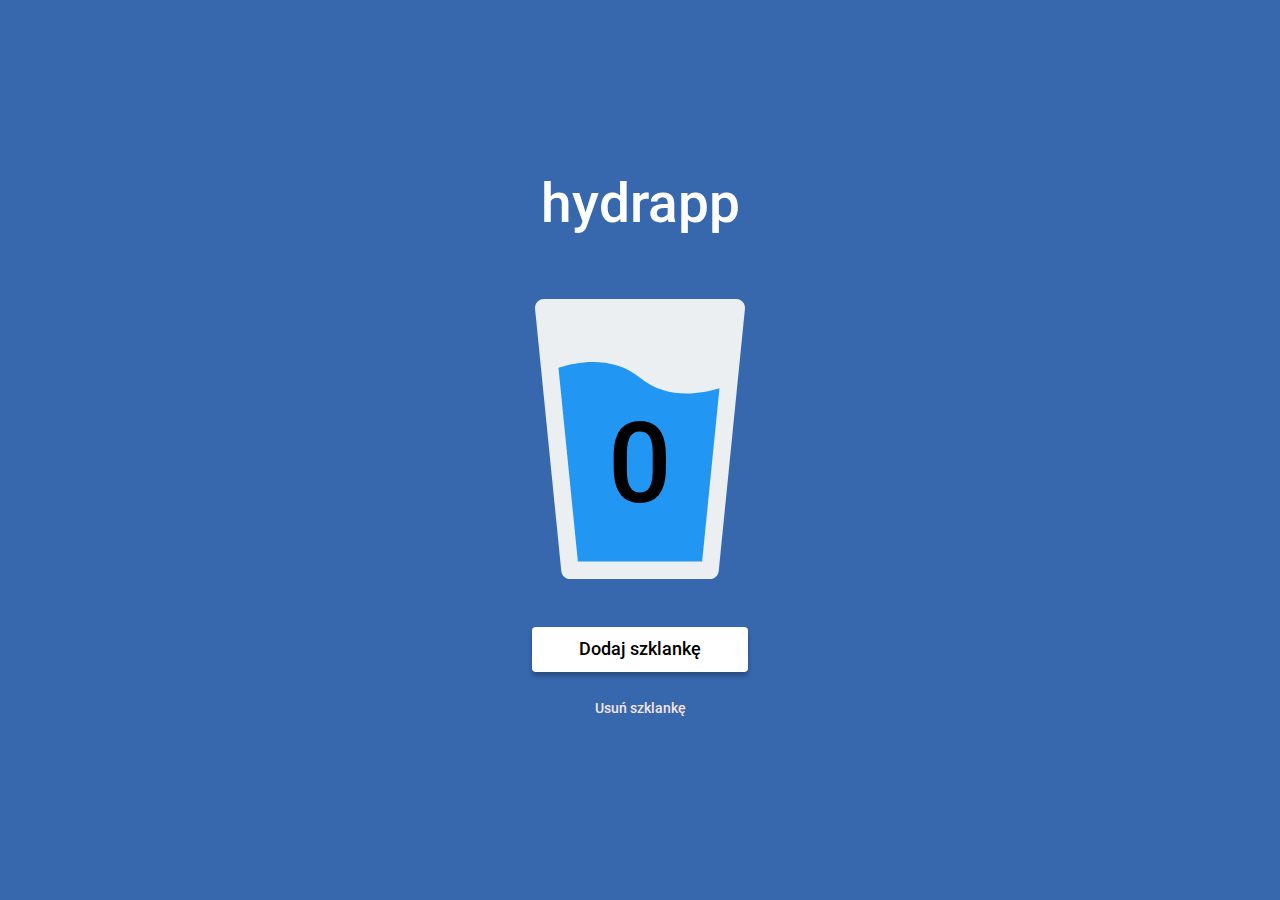
<file: index.html>
<!doctype html><html lang="pl"><head><meta charset="UTF-8"/><meta name="viewport" content="width=device-width,initial-scale=1"/><title>Hydrapp</title><meta name="description" content="Your project description"/><meta property="og:title" content="Hydrapp"/><meta property="og:description" content="Aplikacja licząca szklanki wody"/><meta property="og:url" content="https://asiakabacinska.github.io/hydrapp/"/><meta property="og:image" content="https://asiakabacinska.github.io/hydrapp/public/og.png"/><link rel="manifest" href="manifest.json"/><link rel="apple-touch-icon" href="pwa/apple-icon-180.png"/><meta name="apple-mobile-web-app-capable" content="yes"/><link rel="apple-touch-startup-image" href="pwa/apple-splash-2048-2732.png" media="(device-width: 1024px) and (device-height: 1366px) and (-webkit-device-pixel-ratio: 2) and (orientation: portrait)"/><link rel="apple-touch-startup-image" href="pwa/apple-splash-2732-2048.png" media="(device-width: 1024px) and (device-height: 1366px) and (-webkit-device-pixel-ratio: 2) and (orientation: landscape)"/><link rel="apple-touch-startup-image" href="pwa/apple-splash-1668-2388.png" media="(device-width: 834px) and (device-height: 1194px) and (-webkit-device-pixel-ratio: 2) and (orientation: portrait)"/><link rel="apple-touch-startup-image" href="pwa/apple-splash-2388-1668.png" media="(device-width: 834px) and (device-height: 1194px) and (-webkit-device-pixel-ratio: 2) and (orientation: landscape)"/><link rel="apple-touch-startup-image" href="pwa/apple-splash-1536-2048.png" media="(device-width: 768px) and (device-height: 1024px) and (-webkit-device-pixel-ratio: 2) and (orientation: portrait)"/><link rel="apple-touch-startup-image" href="pwa/apple-splash-2048-1536.png" media="(device-width: 768px) and (device-height: 1024px) and (-webkit-device-pixel-ratio: 2) and (orientation: landscape)"/><link rel="apple-touch-startup-image" href="pwa/apple-splash-1668-2224.png" media="(device-width: 834px) and (device-height: 1112px) and (-webkit-device-pixel-ratio: 2) and (orientation: portrait)"/><link rel="apple-touch-startup-image" href="pwa/apple-splash-2224-1668.png" media="(device-width: 834px) and (device-height: 1112px) and (-webkit-device-pixel-ratio: 2) and (orientation: landscape)"/><link rel="apple-touch-startup-image" href="pwa/apple-splash-1620-2160.png" media="(device-width: 810px) and (device-height: 1080px) and (-webkit-device-pixel-ratio: 2) and (orientation: portrait)"/><link rel="apple-touch-startup-image" href="pwa/apple-splash-2160-1620.png" media="(device-width: 810px) and (device-height: 1080px) and (-webkit-device-pixel-ratio: 2) and (orientation: landscape)"/><link rel="apple-touch-startup-image" href="pwa/apple-splash-1284-2778.png" media="(device-width: 428px) and (device-height: 926px) and (-webkit-device-pixel-ratio: 3) and (orientation: portrait)"/><link rel="apple-touch-startup-image" href="pwa/apple-splash-2778-1284.png" media="(device-width: 428px) and (device-height: 926px) and (-webkit-device-pixel-ratio: 3) and (orientation: landscape)"/><link rel="apple-touch-startup-image" href="pwa/apple-splash-1170-2532.png" media="(device-width: 390px) and (device-height: 844px) and (-webkit-device-pixel-ratio: 3) and (orientation: portrait)"/><link rel="apple-touch-startup-image" href="pwa/apple-splash-2532-1170.png" media="(device-width: 390px) and (device-height: 844px) and (-webkit-device-pixel-ratio: 3) and (orientation: landscape)"/><link rel="apple-touch-startup-image" href="pwa/apple-splash-1125-2436.png" media="(device-width: 375px) and (device-height: 812px) and (-webkit-device-pixel-ratio: 3) and (orientation: portrait)"/><link rel="apple-touch-startup-image" href="pwa/apple-splash-2436-1125.png" media="(device-width: 375px) and (device-height: 812px) and (-webkit-device-pixel-ratio: 3) and (orientation: landscape)"/><link rel="apple-touch-startup-image" href="pwa/apple-splash-1242-2688.png" media="(device-width: 414px) and (device-height: 896px) and (-webkit-device-pixel-ratio: 3) and (orientation: portrait)"/><link rel="apple-touch-startup-image" href="pwa/apple-splash-2688-1242.png" media="(device-width: 414px) and (device-height: 896px) and (-webkit-device-pixel-ratio: 3) and (orientation: landscape)"/><link rel="apple-touch-startup-image" href="pwa/apple-splash-828-1792.png" media="(device-width: 414px) and (device-height: 896px) and (-webkit-device-pixel-ratio: 2) and (orientation: portrait)"/><link rel="apple-touch-startup-image" href="pwa/apple-splash-1792-828.png" media="(device-width: 414px) and (device-height: 896px) and (-webkit-device-pixel-ratio: 2) and (orientation: landscape)"/><link rel="apple-touch-startup-image" href="pwa/apple-splash-1242-2208.png" media="(device-width: 414px) and (device-height: 736px) and (-webkit-device-pixel-ratio: 3) and (orientation: portrait)"/><link rel="apple-touch-startup-image" href="pwa/apple-splash-2208-1242.png" media="(device-width: 414px) and (device-height: 736px) and (-webkit-device-pixel-ratio: 3) and (orientation: landscape)"/><link rel="apple-touch-startup-image" href="pwa/apple-splash-750-1334.png" media="(device-width: 375px) and (device-height: 667px) and (-webkit-device-pixel-ratio: 2) and (orientation: portrait)"/><link rel="apple-touch-startup-image" href="pwa/apple-splash-1334-750.png" media="(device-width: 375px) and (device-height: 667px) and (-webkit-device-pixel-ratio: 2) and (orientation: landscape)"/><link rel="apple-touch-startup-image" href="pwa/apple-splash-640-1136.png" media="(device-width: 320px) and (device-height: 568px) and (-webkit-device-pixel-ratio: 2) and (orientation: portrait)"/><link rel="apple-touch-startup-image" href="pwa/apple-splash-1136-640.png" media="(device-width: 320px) and (device-height: 568px) and (-webkit-device-pixel-ratio: 2) and (orientation: landscape)"/><link href="index.4a9c8794.css" rel="stylesheet"></head><body><main class="app"><h1 class="app__title">hydrapp</h1><div class="glass"><span class="glass__counter glass__counter--js">0</span></div><button class="button-add button-add--js">Dodaj szklankę</button> <button class="button-remove button-remove--js">Usuń szklankę</button></main><script src="index.4a9c8794.js"></script></body></html>
</file>
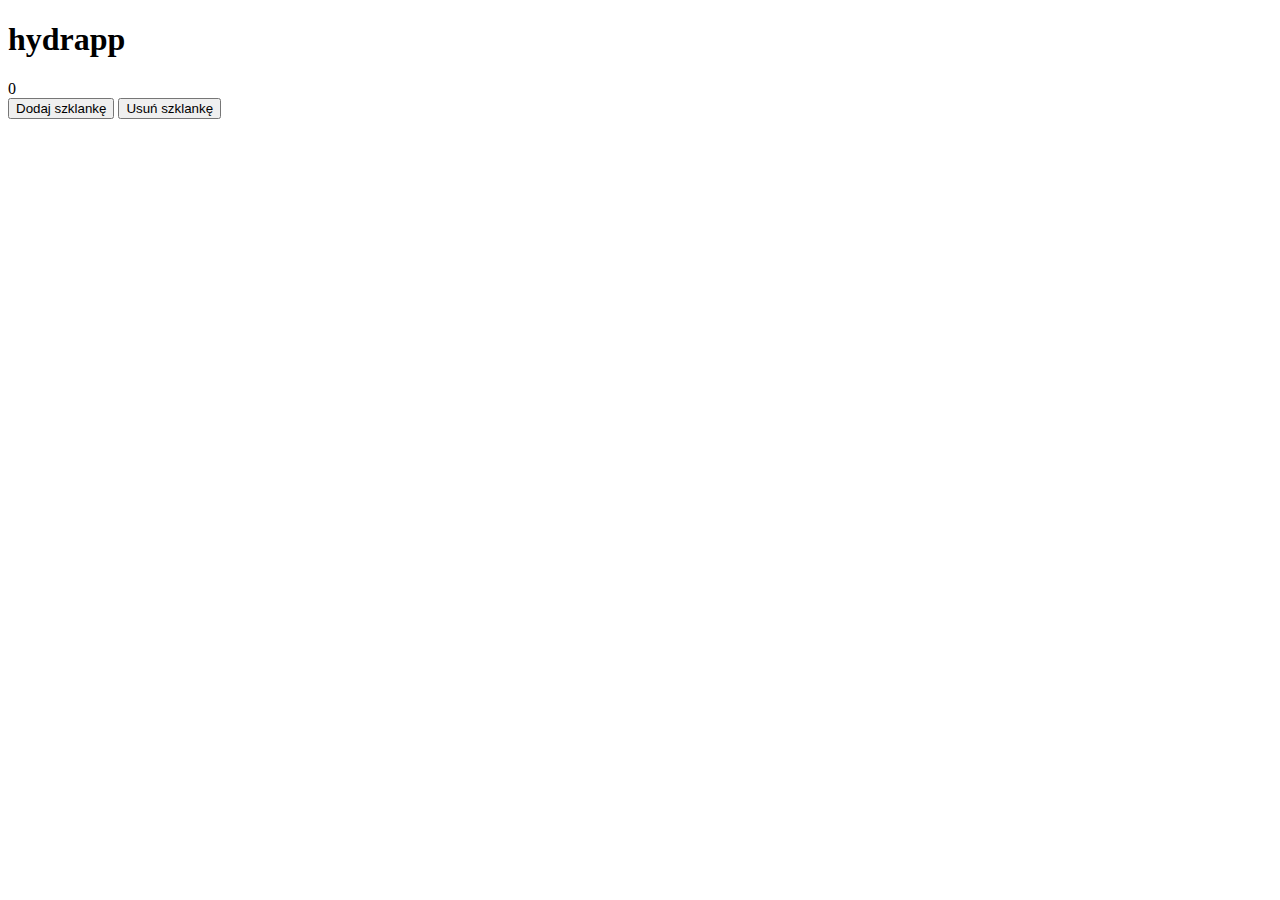
<file: src/pages/index.html>
<!DOCTYPE html>
<html lang="pl">
  <head>
    <meta charset="UTF-8" />
    <meta name="viewport" content="width=device-width, initial-scale=1.0" />
    <title>Hydrapp</title>
    <meta name="description" content="Your project description" />
    <!-- Title -->
    <meta property="og:title" content="Hydrapp" />
    <!-- OPTIONAL description. 2-4 sentences. -->
    <meta property="og:description" content="Aplikacja licząca szklanki wody" />
    <!-- full url with http(s) ie. https://maciejkorsan.github.io/my-repo/ -->
    <meta
      property="og:url"
      content="https://asiakabacinska.github.io/hydrapp/"
    />
    <!-- full url to the image with http(s) ie. https://maciejkorsan.github.io/my-repo/assets/img/fb.png. Facebook suggests at least 1200 x 630. -->
    <meta
      property="og:image"
      content="https://asiakabacinska.github.io/hydrapp/public/og.png"
    />

    <!-- uncomment the line below to enable PWA  -->
    <link rel="manifest" href="manifest.json" />

    <link rel="apple-touch-icon" href="pwa/apple-icon-180.png" />

    <meta name="apple-mobile-web-app-capable" content="yes" />

    <link
      rel="apple-touch-startup-image"
      href="pwa/apple-splash-2048-2732.png"
      media="(device-width: 1024px) and (device-height: 1366px) and (-webkit-device-pixel-ratio: 2) and (orientation: portrait)"
    />
    <link
      rel="apple-touch-startup-image"
      href="pwa/apple-splash-2732-2048.png"
      media="(device-width: 1024px) and (device-height: 1366px) and (-webkit-device-pixel-ratio: 2) and (orientation: landscape)"
    />
    <link
      rel="apple-touch-startup-image"
      href="pwa/apple-splash-1668-2388.png"
      media="(device-width: 834px) and (device-height: 1194px) and (-webkit-device-pixel-ratio: 2) and (orientation: portrait)"
    />
    <link
      rel="apple-touch-startup-image"
      href="pwa/apple-splash-2388-1668.png"
      media="(device-width: 834px) and (device-height: 1194px) and (-webkit-device-pixel-ratio: 2) and (orientation: landscape)"
    />
    <link
      rel="apple-touch-startup-image"
      href="pwa/apple-splash-1536-2048.png"
      media="(device-width: 768px) and (device-height: 1024px) and (-webkit-device-pixel-ratio: 2) and (orientation: portrait)"
    />
    <link
      rel="apple-touch-startup-image"
      href="pwa/apple-splash-2048-1536.png"
      media="(device-width: 768px) and (device-height: 1024px) and (-webkit-device-pixel-ratio: 2) and (orientation: landscape)"
    />
    <link
      rel="apple-touch-startup-image"
      href="pwa/apple-splash-1668-2224.png"
      media="(device-width: 834px) and (device-height: 1112px) and (-webkit-device-pixel-ratio: 2) and (orientation: portrait)"
    />
    <link
      rel="apple-touch-startup-image"
      href="pwa/apple-splash-2224-1668.png"
      media="(device-width: 834px) and (device-height: 1112px) and (-webkit-device-pixel-ratio: 2) and (orientation: landscape)"
    />
    <link
      rel="apple-touch-startup-image"
      href="pwa/apple-splash-1620-2160.png"
      media="(device-width: 810px) and (device-height: 1080px) and (-webkit-device-pixel-ratio: 2) and (orientation: portrait)"
    />
    <link
      rel="apple-touch-startup-image"
      href="pwa/apple-splash-2160-1620.png"
      media="(device-width: 810px) and (device-height: 1080px) and (-webkit-device-pixel-ratio: 2) and (orientation: landscape)"
    />
    <link
      rel="apple-touch-startup-image"
      href="pwa/apple-splash-1284-2778.png"
      media="(device-width: 428px) and (device-height: 926px) and (-webkit-device-pixel-ratio: 3) and (orientation: portrait)"
    />
    <link
      rel="apple-touch-startup-image"
      href="pwa/apple-splash-2778-1284.png"
      media="(device-width: 428px) and (device-height: 926px) and (-webkit-device-pixel-ratio: 3) and (orientation: landscape)"
    />
    <link
      rel="apple-touch-startup-image"
      href="pwa/apple-splash-1170-2532.png"
      media="(device-width: 390px) and (device-height: 844px) and (-webkit-device-pixel-ratio: 3) and (orientation: portrait)"
    />
    <link
      rel="apple-touch-startup-image"
      href="pwa/apple-splash-2532-1170.png"
      media="(device-width: 390px) and (device-height: 844px) and (-webkit-device-pixel-ratio: 3) and (orientation: landscape)"
    />
    <link
      rel="apple-touch-startup-image"
      href="pwa/apple-splash-1125-2436.png"
      media="(device-width: 375px) and (device-height: 812px) and (-webkit-device-pixel-ratio: 3) and (orientation: portrait)"
    />
    <link
      rel="apple-touch-startup-image"
      href="pwa/apple-splash-2436-1125.png"
      media="(device-width: 375px) and (device-height: 812px) and (-webkit-device-pixel-ratio: 3) and (orientation: landscape)"
    />
    <link
      rel="apple-touch-startup-image"
      href="pwa/apple-splash-1242-2688.png"
      media="(device-width: 414px) and (device-height: 896px) and (-webkit-device-pixel-ratio: 3) and (orientation: portrait)"
    />
    <link
      rel="apple-touch-startup-image"
      href="pwa/apple-splash-2688-1242.png"
      media="(device-width: 414px) and (device-height: 896px) and (-webkit-device-pixel-ratio: 3) and (orientation: landscape)"
    />
    <link
      rel="apple-touch-startup-image"
      href="pwa/apple-splash-828-1792.png"
      media="(device-width: 414px) and (device-height: 896px) and (-webkit-device-pixel-ratio: 2) and (orientation: portrait)"
    />
    <link
      rel="apple-touch-startup-image"
      href="pwa/apple-splash-1792-828.png"
      media="(device-width: 414px) and (device-height: 896px) and (-webkit-device-pixel-ratio: 2) and (orientation: landscape)"
    />
    <link
      rel="apple-touch-startup-image"
      href="pwa/apple-splash-1242-2208.png"
      media="(device-width: 414px) and (device-height: 736px) and (-webkit-device-pixel-ratio: 3) and (orientation: portrait)"
    />
    <link
      rel="apple-touch-startup-image"
      href="pwa/apple-splash-2208-1242.png"
      media="(device-width: 414px) and (device-height: 736px) and (-webkit-device-pixel-ratio: 3) and (orientation: landscape)"
    />
    <link
      rel="apple-touch-startup-image"
      href="pwa/apple-splash-750-1334.png"
      media="(device-width: 375px) and (device-height: 667px) and (-webkit-device-pixel-ratio: 2) and (orientation: portrait)"
    />
    <link
      rel="apple-touch-startup-image"
      href="pwa/apple-splash-1334-750.png"
      media="(device-width: 375px) and (device-height: 667px) and (-webkit-device-pixel-ratio: 2) and (orientation: landscape)"
    />
    <link
      rel="apple-touch-startup-image"
      href="pwa/apple-splash-640-1136.png"
      media="(device-width: 320px) and (device-height: 568px) and (-webkit-device-pixel-ratio: 2) and (orientation: portrait)"
    />
    <link
      rel="apple-touch-startup-image"
      href="pwa/apple-splash-1136-640.png"
      media="(device-width: 320px) and (device-height: 568px) and (-webkit-device-pixel-ratio: 2) and (orientation: landscape)"
    />
  </head>
  <body>
    <main class="app">
      <h1 class="app__title">hydrapp</h1>
      <div class="glass">
        <span class="glass__counter glass__counter--js">0</span>
      </div>
      <button class="button-add button-add--js">Dodaj szklankę</button>
      <button class="button-remove button-remove--js">Usuń szklankę</button>
    </main>
  </body>
</html>
</file>
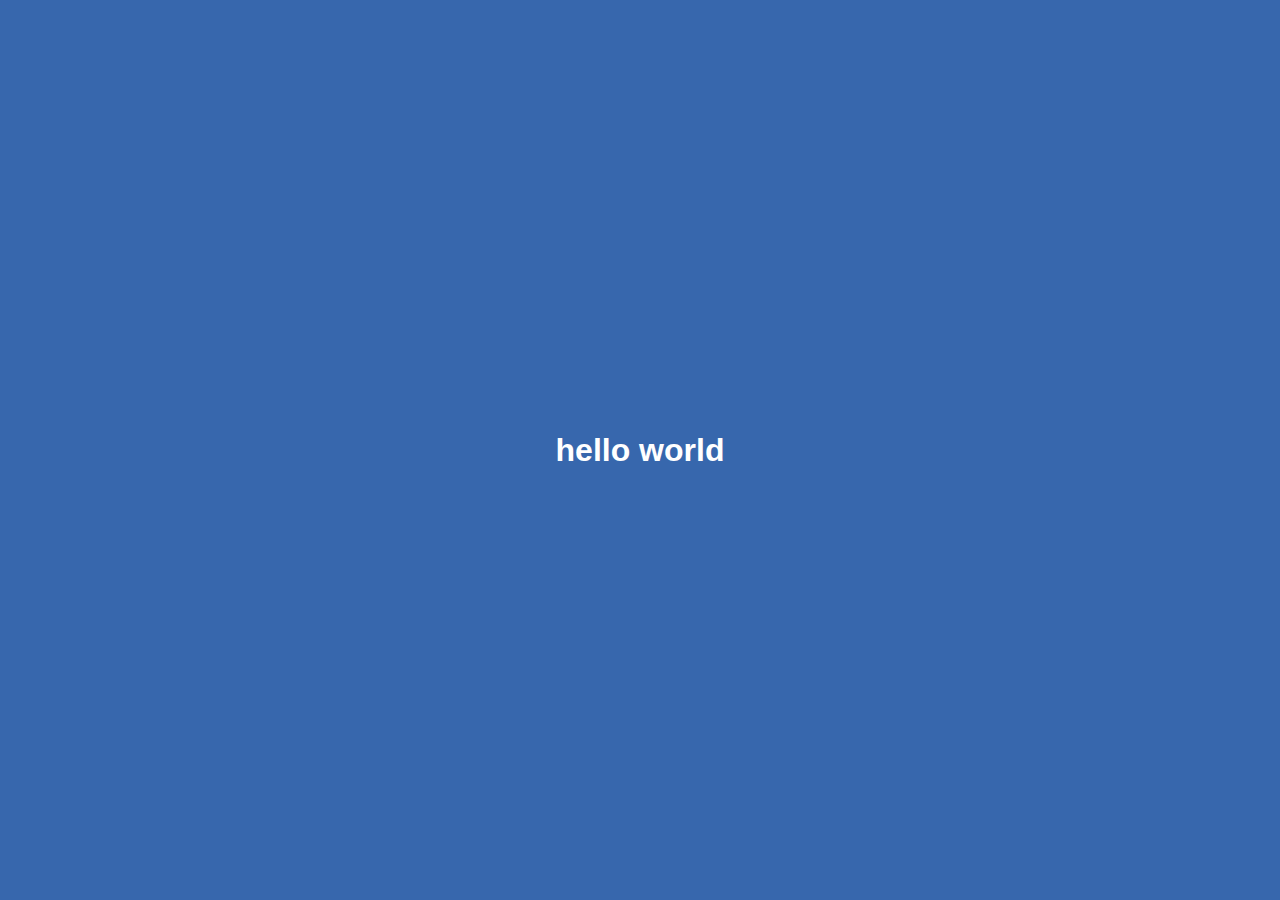
<file: another.html>
<!doctype html><html lang="en"><head><meta charset="UTF-8"><meta name="viewport" content="width=device-width,initial-scale=1"><title>WTF Webpack starterkit</title><link href="index.4a9c8794.css" rel="stylesheet"></head><body><div class="hello"></div><h1>hello world</h1><script src="index.4a9c8794.js"></script><script src="another.4a9c8794.js"></script></body></html>
</file>
<file: index.4a9c8794.css>
@import url(https://fonts.googleapis.com/css2?family=Roboto:wght@400;500&display=swap);
/*! normalize.css v8.0.1 | MIT License | github.com/necolas/normalize.css */html{line-height:1.15;-webkit-text-size-adjust:100%}body{margin:0}main{display:block}h1{font-size:2em;margin:.67em 0}hr{box-sizing:content-box;height:0;overflow:visible}pre{font-family:monospace,monospace;font-size:1em}a{background-color:transparent}abbr[title]{border-bottom:none;text-decoration:underline;text-decoration:underline dotted}b,strong{font-weight:bolder}code,kbd,samp{font-family:monospace,monospace;font-size:1em}small{font-size:80%}sub,sup{font-size:75%;line-height:0;position:relative;vertical-align:baseline}sub{bottom:-.25em}sup{top:-.5em}img{border-style:none}button,input,optgroup,select,textarea{font-family:inherit;font-size:100%;line-height:1.15;margin:0}button,input{overflow:visible}button,select{text-transform:none}[type=button],[type=reset],[type=submit],button{-webkit-appearance:button}[type=button]::-moz-focus-inner,[type=reset]::-moz-focus-inner,[type=submit]::-moz-focus-inner,button::-moz-focus-inner{border-style:none;padding:0}[type=button]:-moz-focusring,[type=reset]:-moz-focusring,[type=submit]:-moz-focusring,button:-moz-focusring{outline:1px dotted ButtonText}fieldset{padding:.35em .75em .625em}legend{box-sizing:border-box;color:inherit;display:table;max-width:100%;padding:0;white-space:normal}progress{vertical-align:baseline}textarea{overflow:auto}[type=checkbox],[type=radio]{box-sizing:border-box;padding:0}[type=number]::-webkit-inner-spin-button,[type=number]::-webkit-outer-spin-button{height:auto}[type=search]{-webkit-appearance:textfield;outline-offset:-2px}[type=search]::-webkit-search-decoration{-webkit-appearance:none}::-webkit-file-upload-button{-webkit-appearance:button;font:inherit}details{display:block}summary{display:list-item}[hidden],template{display:none}.app__title{font-family:Roboto;font-style:normal;font-weight:500;font-size:55px;margin:0 0 64px;text-align:center}.button-add{margin:0 auto 16px;font-size:18px;background:#fff;border:none;box-shadow:0 4px 4px rgba(0,0,0,.25);border-radius:4px}.button-add,.button-remove{display:block;width:216px;box-sizing:border-box;padding:12px;font-family:Roboto;font-style:normal;font-weight:500}.button-remove{margin:0 auto;border:none;background:none;color:#f5e5e7;font-size:14px}.glass{width:280px;height:280px;background:url(img/water-glass.df5415bb.svg);background-size:contain;display:flex;align-items:center;justify-content:center;margin-bottom:48px}.glass__counter{font-weight:500;font-size:112px;color:#000;margin-top:50px}body{background:#3767ad;font-family:Roboto,sans-serif;color:#fff;display:flex;align-items:center;justify-content:center;min-height:100vh}
</file>
